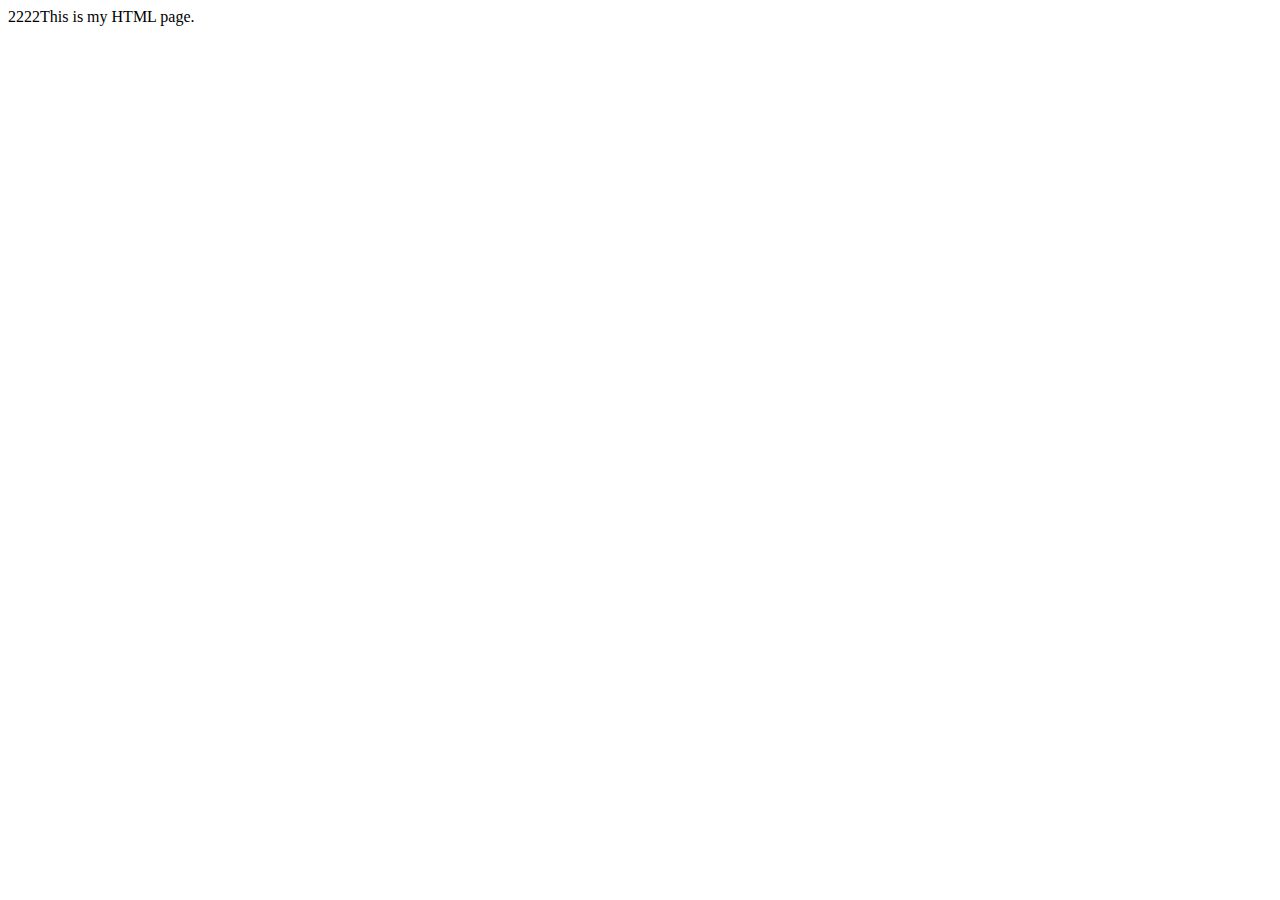
<file: WebRoot/main/2.html>
<!DOCTYPE HTML PUBLIC "-//W3C//DTD HTML 4.01 Transitional//EN">
<html>
  <head>
    <title>2.html</title>
	
    <meta http-equiv="keywords" content="keyword1,keyword2,keyword3">
    <meta http-equiv="description" content="this is my page">
    <meta http-equiv="content-type" content="text/html; charset=UTF-8">
    
    <!--<link rel="stylesheet" type="text/css" href="./styles.css">-->

  </head>
  
  <body>
    2222This is my HTML page. <br>
  </body>
</html>
</file>
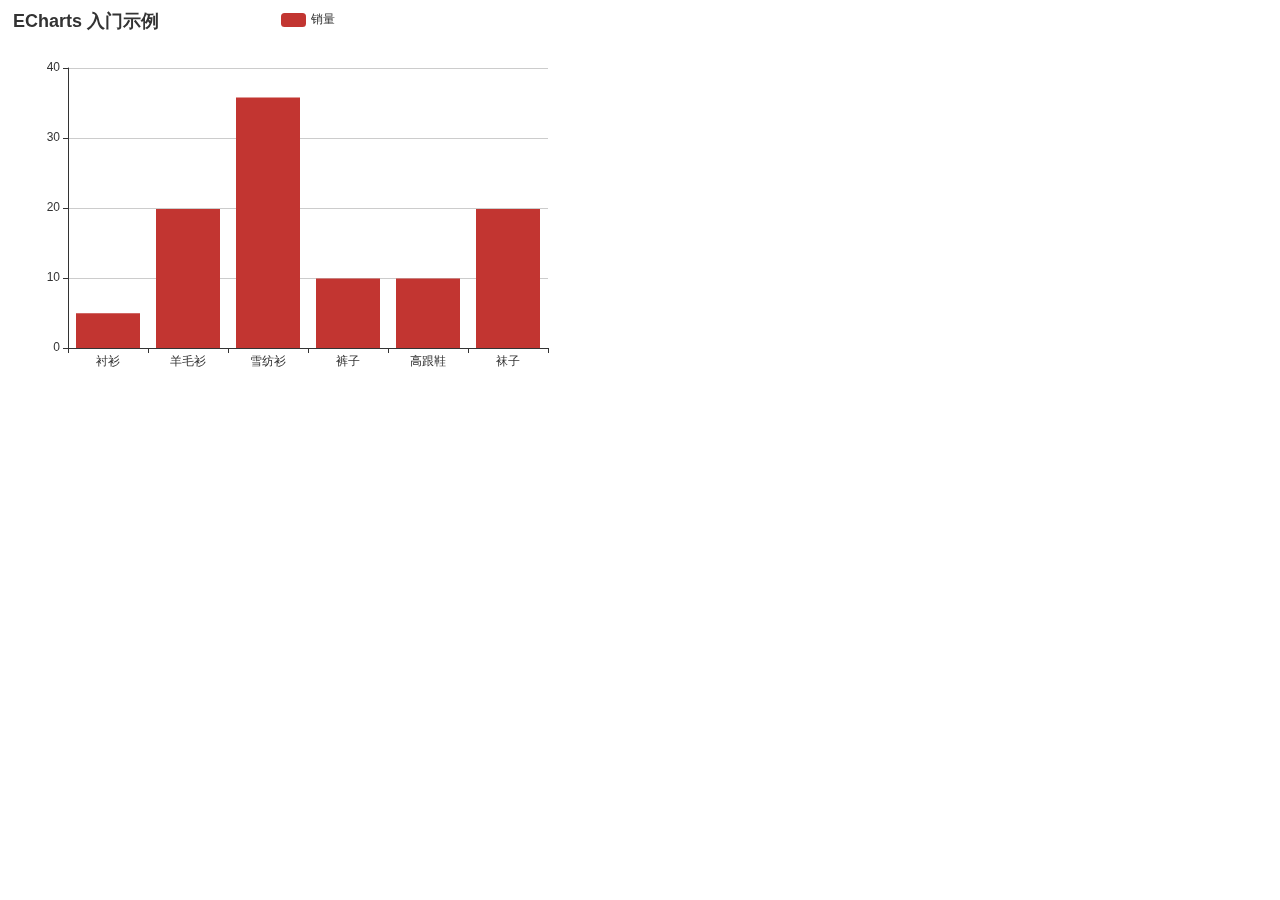
<file: WebRoot/main/3.html>
<!DOCTYPE HTML PUBLIC "-//W3C//DTD HTML 4.01 Transitional//EN">
<html>
  <head>
    <title>3.html</title>
	
    <meta http-equiv="keywords" content="keyword1,keyword2,keyword3">
    <meta http-equiv="description" content="this is my page">
    <meta http-equiv="content-type" content="text/html; charset=UTF-8">
    
    <!--<link rel="stylesheet" type="text/css" href="./styles.css">-->
	<script src="../js/echarts.min.js"></script>
  </head>
  
  <body>
   <!-- 为ECharts准备一个具备大小（宽高）的Dom -->
    <div id="test" style="width: 600px;height:400px;"></div>
    <script type="text/javascript">
        // 基于准备好的dom，初始化echarts实例
        var myChart = echarts.init(document.getElementById('test'));

        // 指定图表的配置项和数据
        var option = {
            title: {
                text: 'ECharts 入门示例'
            },
            tooltip: {},
            legend: {
                data:['销量']
            },
            xAxis: {
                data: ["衬衫","羊毛衫","雪纺衫","裤子","高跟鞋","袜子"]
            },
            yAxis: {},
            series: [{
                name: '销量',
                type: 'bar',
                data: [5, 20, 36, 10, 10, 20]
            }]
        };

        // 使用刚指定的配置项和数据显示图表。
        myChart.setOption(option);
    </script>
  </body>
</html>
</file>
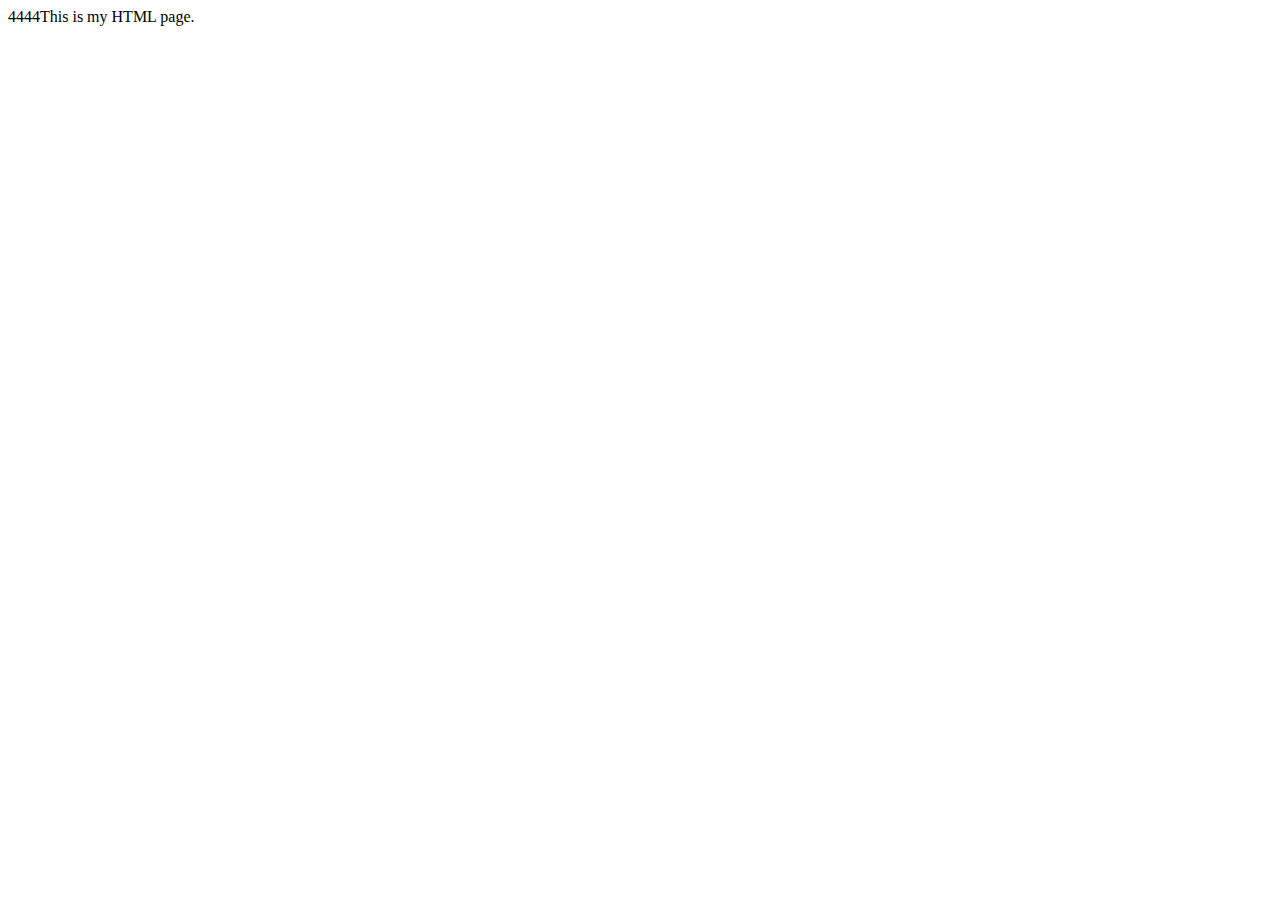
<file: WebRoot/main/4.html>
<!DOCTYPE HTML PUBLIC "-//W3C//DTD HTML 4.01 Transitional//EN">
<html>
  <head>
    <title>4.html</title>
	
    <meta http-equiv="keywords" content="keyword1,keyword2,keyword3">
    <meta http-equiv="description" content="this is my page">
    <meta http-equiv="content-type" content="text/html; charset=UTF-8">
    
    <!--<link rel="stylesheet" type="text/css" href="./styles.css">-->

  </head>
  
  <body>
    4444This is my HTML page. <br>
  </body>
</html>
</file>
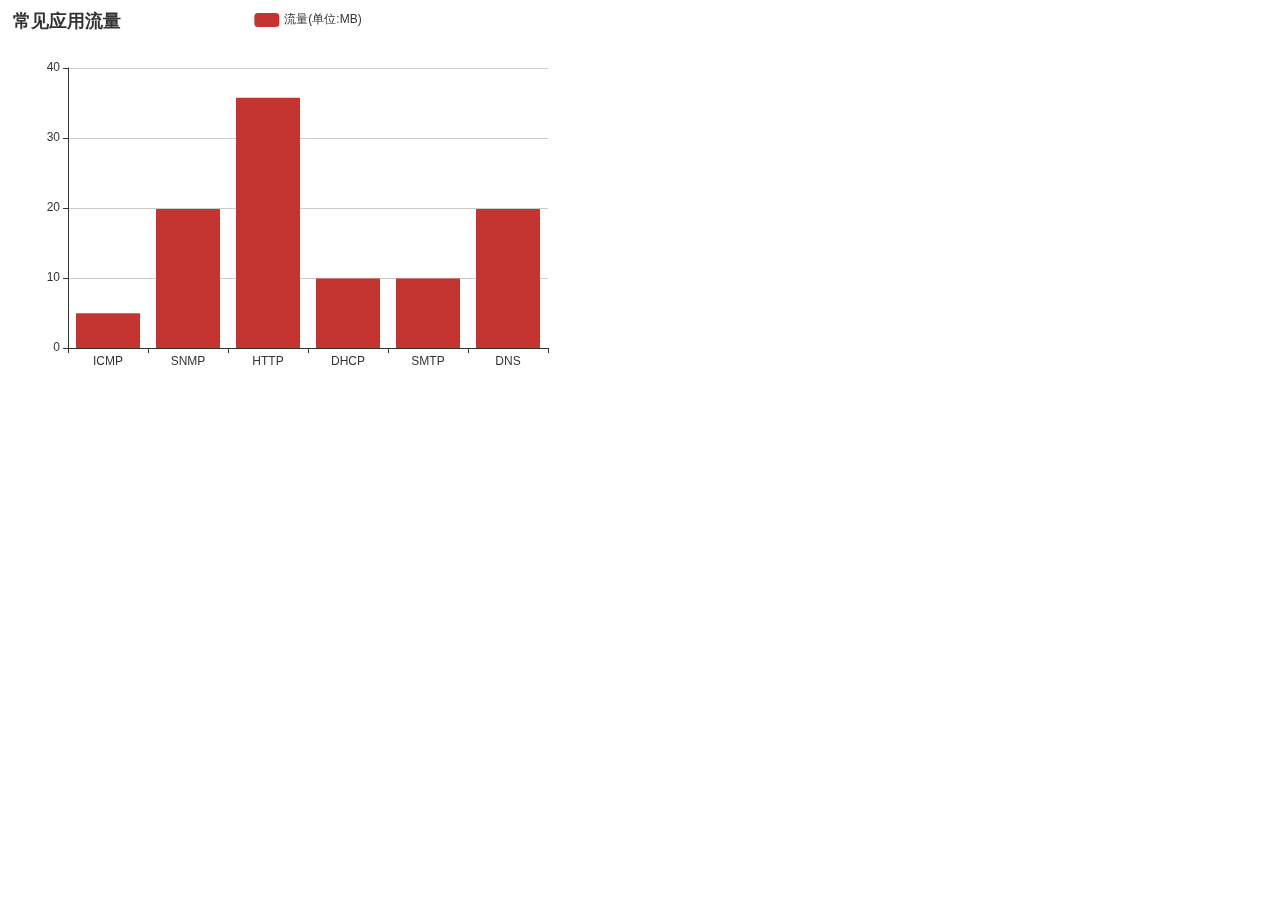
<file: WebRoot/main/icmp.html>
<!DOCTYPE HTML PUBLIC "-//W3C//DTD HTML 4.01 Transitional//EN">
<html>
  <head>
    <title>test</title>
	
    <meta http-equiv="keywords" content="keyword1,keyword2,keyword3">
    <meta http-equiv="description" content="this is my page">
    <meta http-equiv="content-type" content="text/html; charset=UTF-8">
    
    <!--<link rel="stylesheet" type="text/css" href="./styles.css">-->
	<!-- 引入 echarts.js -->
    <script src="../js/echarts.min.js"></script>
  </head>
  
  <body>
    <!-- 为ECharts准备一个具备大小（宽高）的Dom -->
    <div id="test" style="width: 600px;height:400px;"></div>
    <script type="text/javascript">
        // 基于准备好的dom，初始化echarts实例
        var myChart = echarts.init(document.getElementById('test'));

        // 指定图表的配置项和数据
        var option = {
            title: {
                text: '常见应用流量'
            },
            tooltip: {},
            legend: {
                data:["流量(单位:MB)"]
            },
            xAxis: {
                data: ["ICMP","SNMP","HTTP","DHCP","SMTP","DNS"]
            },
            yAxis: {},
            series: [{
                name: '流量(单位:MB)',
                type: 'bar',
                data: [5, 20, 36, 10, 10, 20]
            }]
        };

        // 使用刚指定的配置项和数据显示图表。
        myChart.setOption(option);
    </script>
  </body>
</html>
</file>
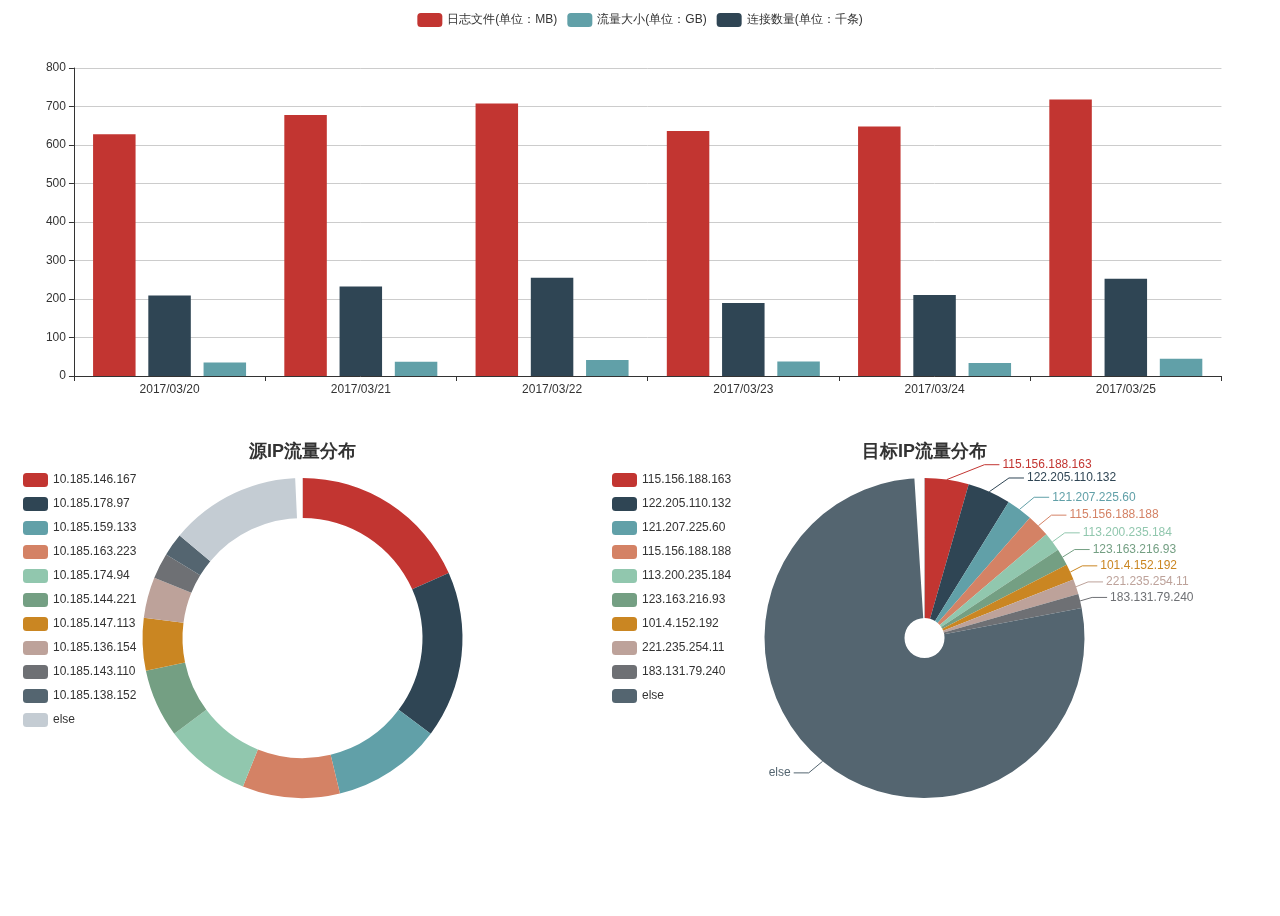
<file: WebRoot/main/mainTraffic.html>
<!DOCTYPE HTML PUBLIC "-//W3C//DTD HTML 4.01 Transitional//EN">
<html>
  <head>
    <title>test</title>
	
    <meta http-equiv="keywords" content="keyword1,keyword2,keyword3">
    <meta http-equiv="description" content="this is my page">
    <meta http-equiv="content-type" content="text/html; charset=UTF-8">
    
    <!--<link rel="stylesheet" type="text/css" href="./styles.css">-->
    <style type="text/css">
    	#main{
    		width: 100%;
    		height:400px;
    	}
    	#center{
    		width: 100%;
    		height:500px;
    	}
    	#orign{
		width: 45%;
		height:400px;
		display:inline;
		float:left;
		top:30px;
		left:10px;
		}
		#resp{
		width: 55%;
		height:400px;
		display:inline;
		float:left;
		top:30px;
		}
    	
    </style>
    
	<!-- 引入 echarts.js -->
    <script src="../js/echarts.min.js"></script>
    
  </head>
  
  <body>
    <!-- 为ECharts准备一个具备大小（宽高）的Dom -->
    
    <div id="main"></div>
    <div id="center">
    <div id="orign"></div>
    <div id="resp"></div>
    </div>
    <script type="text/javascript">
        // 基于准备好的dom，初始化echarts实例
        var myChart = echarts.init(document.getElementById('main'));

        // 指定图表的配置项和数据
        var option = {
    tooltip : {
        trigger: 'axis',
        axisPointer : {            // 坐标轴指示器，坐标轴触发有效
            type : 'shadow'        // 默认为直线，可选为：'line' | 'shadow'
        }
    },
    legend: {
        data:['日志文件(单位：MB)','流量大小(单位：GB)','连接数量(单位：千条)']
    },
    grid: {
        left: '3%',
        right: '4%',
        bottom: '3%',
        containLabel: true
    },
    xAxis : [
        {
            type : 'category',
            data : ['2017/03/20','2017/03/21','2017/03/22','2017/03/23','2017/03/24','2017/03/25']
        }
    ],
    yAxis : [
        {
            type : 'value'
        }
    ],
    series : [
        {
            name:'日志文件(单位：MB)',
            type:'bar',
            data:[630, 680, 710, 638, 650, 720]
        },
        {
        	name:'连接数量(单位：千条)',
        	type:'bar',
            data:[210, 233, 256, 190, 211, 253]
        },
        {
            name:'流量大小(单位：GB)',
            type:'bar',
            stack: '流量',
            data:[35, 37, 42, 38, 34, 45]
        },
       
       
    ]
};

        // 使用刚指定的配置项和数据显示图表。
        myChart.setOption(option);
    </script>
    <script type="text/javascript">
        // 基于准备好的dom，初始化echarts实例
        var myChart = echarts.init(document.getElementById('orign'));

        // 指定图表的配置项和数据
        var option = {
        title: {
                text: '源IP流量分布',
                left: 'center'
            },
    tooltip: {
        trigger: 'item',
        formatter: "{a} <br/>{b}: {c} ({d}%)"
    },
    legend: {
    	top:30,
        orient: 'vertical',
        x: 'left',
        data:['10.185.146.167','10.185.178.97','10.185.159.133','10.185.163.223',
        '10.185.174.94','10.185.144.221','10.185.147.113','10.185.136.154','10.185.143.110',
        '10.185.138.152','else']
    },
    series: [
        {
            name:'源IP流量',
            type:'pie',
            radius: ['60%', '80%'],
            avoidLabelOverlap: false,
            label: {
                normal: {
                    show: false,
                    position: 'center'
                },
                emphasis: {
                    show: true,
                    textStyle: {
                        fontSize: '30',
                        fontWeight: 'bold'
                    }
                }
            },
            labelLine: {
                normal: {
                    show: true
                }
            },
            data:[
                {value:183, name:'10.185.146.167'},
                {value:168, name:'10.185.178.97'},
                {value:110, name:'10.185.159.133'},
                {value:98, name:'10.185.163.223'},
                {value:87, name:'10.185.174.94'},
                {value:69, name:'10.185.144.221'},
                {value:53, name:'10.185.147.113'},
                {value:41, name:'10.185.136.154'},
                {value:26, name:'10.185.143.110'},
                {value:23, name:'10.185.138.152'},
                {value:139, name:'else'}
            ]
        }
    ]
};

        // 使用刚指定的配置项和数据显示图表。
        myChart.setOption(option);
    </script>
        <script type="text/javascript">
        // 基于准备好的dom，初始化echarts实例
        var myChart = echarts.init(document.getElementById('resp'));

        // 指定图表的配置项和数据
        var option = {
        title: {
                text: '目标IP流量分布',
                left: 'center'
            },
    tooltip: {
        trigger: 'item',
        formatter: "{a} <br/>{b}: {c} ({d}%)"
    },
    legend: {
    	top:30,
    	left:30,
        orient: 'vertical',
        x: 'left',
        data:['115.156.188.163','122.205.110.132','121.207.225.60','115.156.188.188','113.200.235.184','123.163.216.93','101.4.152.192','221.235.254.11','183.131.79.240','else']
    },
    series: [
        
        {
            name:'目标IP流量',
            type:'pie',
            radius: ['10%', '80%'],

            data:[
                {value:44, name:'115.156.188.163'},
                {value:43, name:'122.205.110.132'},
                {value:26, name:'121.207.225.60'},
                {value:23, name:'115.156.188.188'},
                {value:19, name:'113.200.235.184'},
                {value:17, name:'123.163.216.93'},
                {value:16, name:'101.4.152.192'},
                {value:15, name:'221.235.254.11'},
                {value:14, name:'183.131.79.240'},
                {value:770, name:'else'}
            ]
        }
    ]
};

        // 使用刚指定的配置项和数据显示图表。
        myChart.setOption(option);
    </script>
  </body>
</html>
</file>
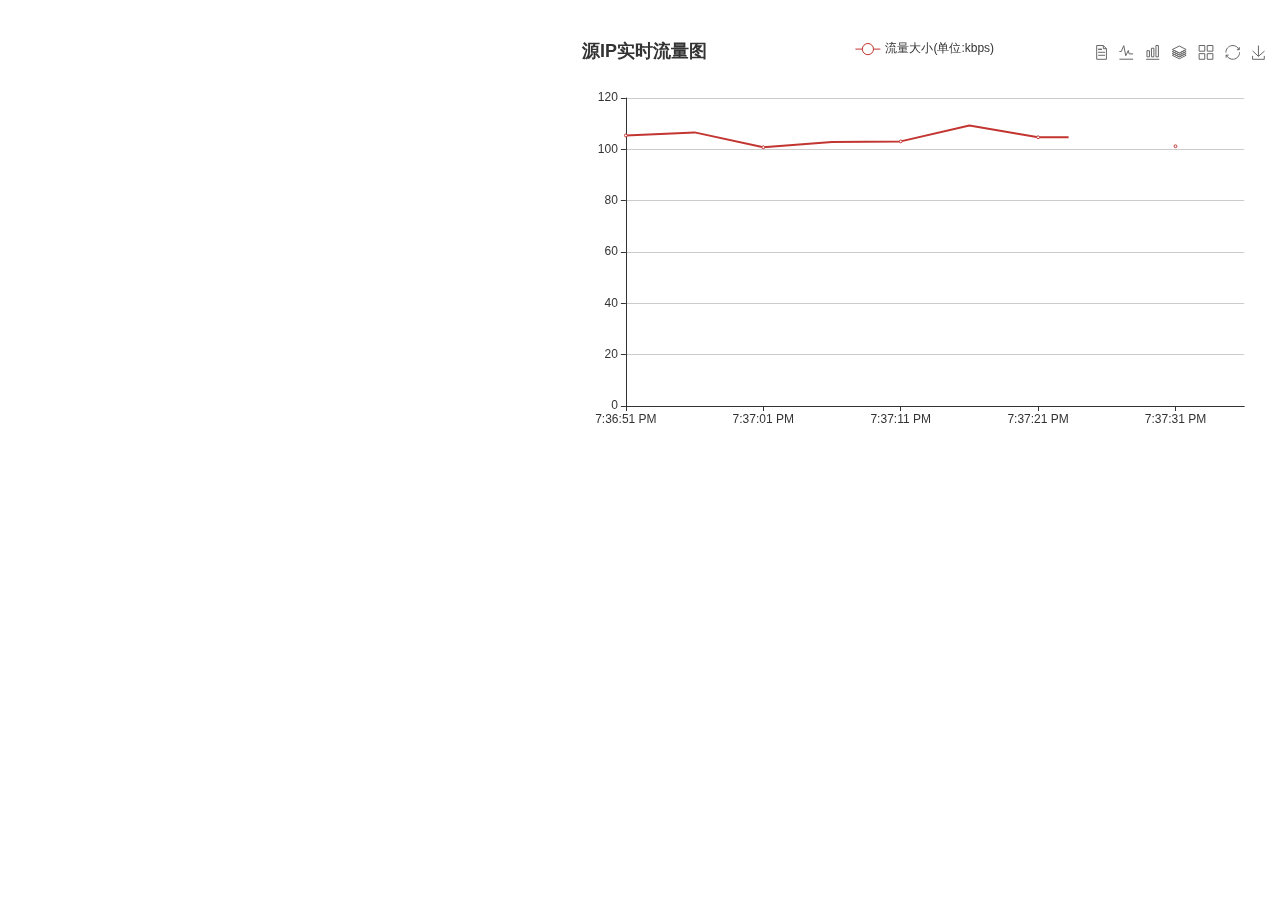
<file: WebRoot/main/orignIp.html>
<!DOCTYPE HTML PUBLIC "-//W3C//DTD HTML 4.01 Transitional//EN">
<html>
  <head>
    <title>test</title>
	
    <meta http-equiv="keywords" content="keyword1,keyword2,keyword3">
    <meta http-equiv="description" content="this is my page">
    <meta http-equiv="content-type" content="text/html; charset=UTF-8">
    
    <!--<link rel="stylesheet" type="text/css" href="./styles.css">-->
    <style type="text/css">
	#all{
		width:100%;
		height:500px;
	}
	#orign{
		width: 45%;
		height:400px;
		display:inline;
		float:left;
		top:30px;
		left:10px;
	}
	#resp{
		width: 55%;
		height:400px;
		display:inline;
		float:left;
		top:30px;
	}
	</style>
	
	<!-- 引入 echarts.js -->
    <script src="../js/echarts.min.js"></script>
     
<script language="javascript">  
    var result;
    var nameIP22;
    var XMLHttpReq;  
        //创建XMLHttpRequest对象         
        function createXMLHttpRequest() {  
            if(window.XMLHttpRequest) { //Mozilla 浏览器  
                XMLHttpReq = new XMLHttpRequest();  
            }  
            else if (window.ActiveXObject) { // IE浏览器  
                try {  
                    XMLHttpReq = new ActiveXObject("Msxml2.XMLHTTP");  
                } catch (e) {  
                    try {  
                        XMLHttpReq = new ActiveXObject("Microsoft.XMLHTTP");  
                    } catch (e) {}  
                }  
            }  
        }  
        //发送请求函数  
        function sendRequest() {  
            createXMLHttpRequest();  
            var url = "Origin_ajax.jsp";  
            XMLHttpReq.open("GET", url, true);  
            XMLHttpReq.onreadystatechange = processResponse;//指定响应函数  
            XMLHttpReq.send(null);  // 发送请求  
        }  
        // 处理返回信息函数  
        function processResponse() {  
            if (XMLHttpReq.readyState == 4) { // 判断对象状态  
                if (XMLHttpReq.status == 200) { // 信息已经成功返回，开始处理信息  
                    DisplayHot();  
                    setTimeout("sendRequest()", 5000);  
                } else { //页面不正常  
                    window.alert("您所请求的页面有异常。");  
                }  
            }  
        }  
        function DisplayHot() {  
            var name = XMLHttpReq.responseXML.getElementsByTagName("origin");  
          	
            var name2=name[0].childNodes[0].nodeValue.replace("]","");
          	name2=name2.replace("[","");
          	var name22=name2.split(",");
            
            var origin=Number(name22[1])-Number(name22[0]);
            result=(origin)/5120;
           
         
            // 基于准备好的dom，初始化echarts实例
            
  }
    windows.onload=function(){
       var nameIP = XMLHttpReq.responseXML.getElementsByTagName("originIP");  
            var nameIP2=nameIP[0].childNodes[0].nodeValue.replace("]","");
          		nameIP2=nameIP2.replace("[","");
          	nameIP22=nameIP2.split(",");
   },
</script>  
  </head>
  
  <body onload =sendRequest()>
    <!-- 为ECharts准备一个具备大小（宽高）的Dom -->
    <div id="all">
    <div id="orign"></div>
    <div id="resp"></div>
    </div>
    <script type="text/javascript">
    	
		var myChart1 = echarts.init(document.getElementById('orign'));
		var option1 = {
				    title: {
				        text: '源IP实时图(每小时)',
				        x:'40%'
				    },
				    tooltip: {
				        trigger: 'axis',
				        axisPointer: {
				            type: 'shadow'
				        }
				    },
				    grid: {
				        left: '3%',
				        right: '4%',
				        bottom: '3%',
				        containLabel: true
				    },
				     xAxis: {
				        type: 'category',
				    	data: (function (){  
		                var now = new Date(); 
		                var h=now.getHours();
		                var res = [];  
		                var len = 5;  
		                while (len--) {  
		                    res.unshift(h+':00'); 
		                    h = h - 1; 
		                }  
		                return res;  
		            })() ,
				    	},
				    yAxis: {
				        type: 'value',
				        boundaryGap: [0, 0.01]
				    },
				  
				    series: [
				        {
				            type: 'bar',
				            data: nameIP22,
				        },
				    ]
				};
	        myChart1.setOption(option1);
	</script>	 
<!--     <script type="text/javascript">
        // 基于准备好的dom，初始化echarts实例
        var myChart = echarts.init(document.getElementById(''));
        // 指定图表的配置项和数据
         var option = {
        title: {
                text: '源IP流量分布',
                left: 'center'
            },
    tooltip: {
        trigger: 'item',
        formatter: "{a} <br/>{b}: {c} ({d}%)"
    },
    legend: {
    	top:30,
        orient: 'vertical',
        x: 'left',
        data:['10.185.146.167','10.185.178.97','10.185.159.133','10.185.163.223',
        '10.185.174.94','10.185.144.221','10.185.147.113','10.185.136.154','10.185.143.110',
        '10.185.138.152','else']
    },
    series: [
        {
            name:'源IP流量',
            type:'pie',
            radius: ['60%', '80%'],
            avoidLabelOverlap: false,
            label: {
                normal: {
                    show: false,
                    position: 'center'
                },
                emphasis: {
                    show: true,
                    textStyle: {
                        fontSize: '30',
                        fontWeight: 'bold'
                    }
                }
            },
            labelLine: {
                normal: {
                    show: true
                }
            },
            data:[
                {value:183, name:'10.185.146.167'},
                {value:168, name:'10.185.178.97'},
                {value:110, name:'10.185.159.133'},
                {value:98, name:'10.185.163.223'},
                {value:87, name:'10.185.174.94'},
                {value:69, name:'10.185.144.221'},
                {value:53, name:'10.185.147.113'},
                {value:41, name:'10.185.136.154'},
                {value:26, name:'10.185.143.110'},
                {value:23, name:'10.185.138.152'},
                {value:139, name:'else'}
            ]
        }
    ]
};

        // 使用刚指定的配置项和数据显示图表。
        myChart.setOption(option); 
    </script>
     -->
    <script type="text/javascript">
    var myChart = echarts.init(document.getElementById('resp'));
		var	option = {
			    title: {
			        text: '源IP实时流量图'
			    },
			    tooltip: {
			        trigger: 'axis'
			    },
			    toolbox: {
			        show : true,
			        feature : {
			            mark : {show: true},
			            dataView : {show: true, readOnly: false},
			            magicType : {show: true, type: ['line', 'bar', 'stack', 'tiled']},
			            restore : {show: true},
			            saveAsImage : {show: true}
			        }
			    },
			    calculable : true,

			    legend: {
			        data:['流量大小(单位:kbps)']
			    },
			    grid: {
			        left: '3%',
			        right: '4%',
			        bottom: '3%',
			        containLabel: true
			    },
			    xAxis: {
			        type: 'category',
			        boundaryGap: false,
			        data: (function (){  
		                var now = new Date();  
		                var res = [];  
		                var len = 10;  
		                while (len--) {  
		                    res.unshift(now.toLocaleTimeString().replace(/^\D*/,''));  
		                    now = new Date(now - 5000);  
		                }  
		                return res;  
		            })()  
			    },
			    yAxis: {
			       type: 'value'
			      
			    },
			    series: [
			        {
			            name:'流量大小(单位:kbps)',
			            type:'line',
			            data:(function (){  
			                var res = [];  
			                var len = 0;  
			                while (len < 10) {  
			                    res.push((Math.random()*10+100).toFixed(1) - 0);  
			                    len++;  
			                }  
			                return res;  
			            })(),  
			            },
			     
			    ]
			 };  
			 
			 
			setInterval(function (){  
			    axisData = (new Date()).toLocaleTimeString().replace(/^\D*/,'');  
			    
			    var data2=option.series[0].data;
			    data2.shift();
			    data2.push(result);
			 
			    option.xAxis.data.shift();  
			    option.xAxis.data.push(axisData);  
			      
			    
			    myChart.setOption(option);  
			},5000);
					myChart.setOption(option);
            
      
    </script>
  </body>
</html>
</file>
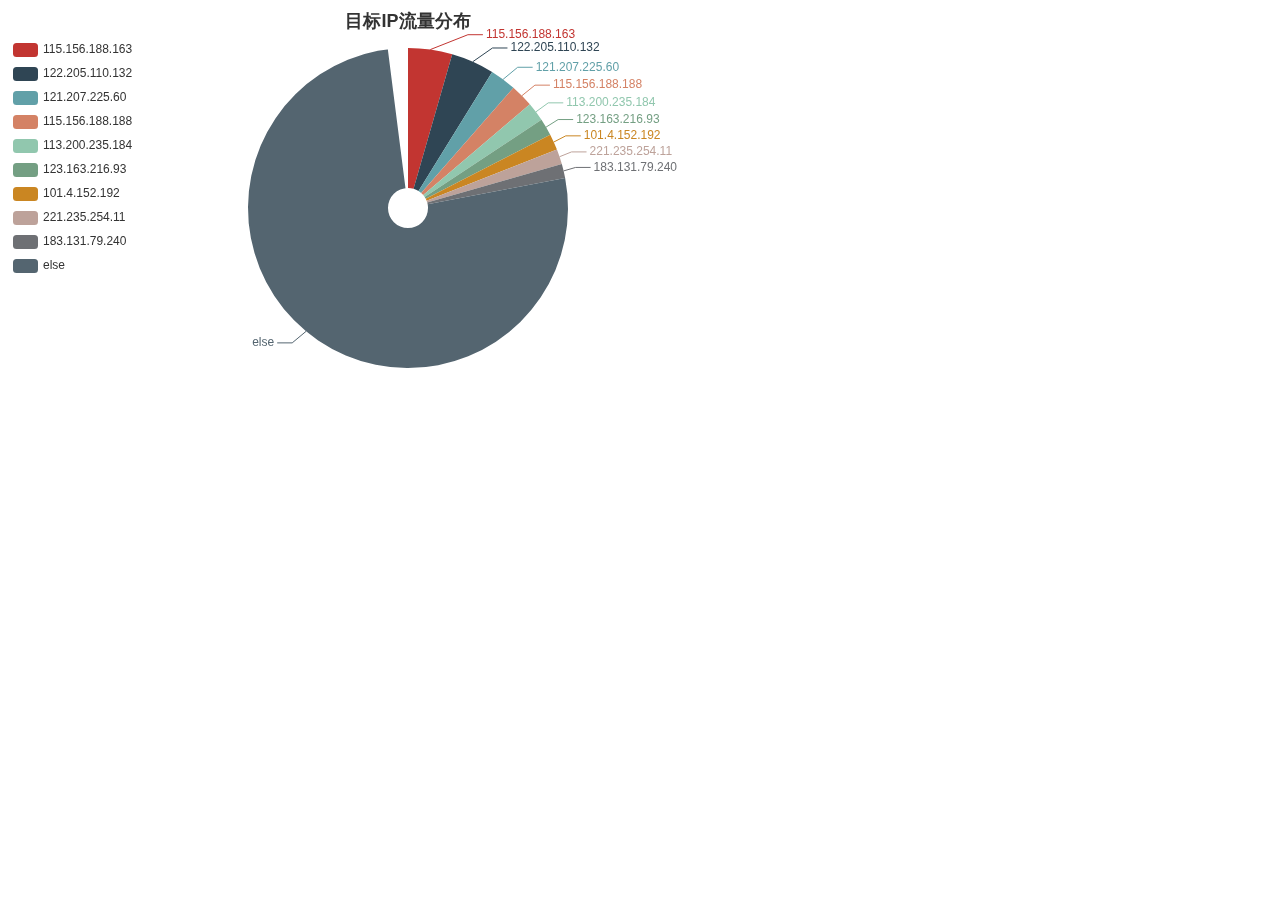
<file: WebRoot/main/respIp.html>
<!DOCTYPE HTML PUBLIC "-//W3C//DTD HTML 4.01 Transitional//EN">
<html>
  <head>
    <title>test</title>
	
    <meta http-equiv="keywords" content="keyword1,keyword2,keyword3">
    <meta http-equiv="description" content="this is my page">
    <meta http-equiv="content-type" content="text/html; charset=UTF-8">
    
    <!--<link rel="stylesheet" type="text/css" href="./styles.css">-->
	<!-- 引入 echarts.js -->
    <script src="../js/echarts.min.js"></script>
  </head>
  
  <body>
    <!-- 为ECharts准备一个具备大小（宽高）的Dom -->
    <div id="resp" style="width: 800px;height:400px;display:inline;float:left"></div>
        <script type="text/javascript">
        // 基于准备好的dom，初始化echarts实例
        var myChart = echarts.init(document.getElementById('resp'));

        // 指定图表的配置项和数据
        var option = {
        title: {
                text: '目标IP流量分布',
                left: 'center'
            },
    tooltip: {
        trigger: 'item',
        formatter: "{a} <br/>{b}: {c} ({d}%)"
    },
    legend: {
    	top:30,
        orient: 'vertical',
        x: 'left',
        data:['115.156.188.163','122.205.110.132','121.207.225.60','115.156.188.188','113.200.235.184','123.163.216.93','101.4.152.192','221.235.254.11','183.131.79.240','else']
    },
    series: [
        
        {
            name:'目标IP流量',
            type:'pie',
            radius: ['10%', '80%'],

            data:[
                {value:44, name:'115.156.188.163'},
                {value:43, name:'122.205.110.132'},
                {value:26, name:'121.207.225.60'},
                {value:23, name:'115.156.188.188'},
                {value:19, name:'113.200.235.184'},
                {value:17, name:'123.163.216.93'},
                {value:16, name:'101.4.152.192'},
                {value:15, name:'221.235.254.11'},
                {value:14, name:'183.131.79.240'},
                {value:770, name:'else'}
            ]
        }
    ]
};

        // 使用刚指定的配置项和数据显示图表。
        myChart.setOption(option);
    </script>
  </body>
</html>
</file>
